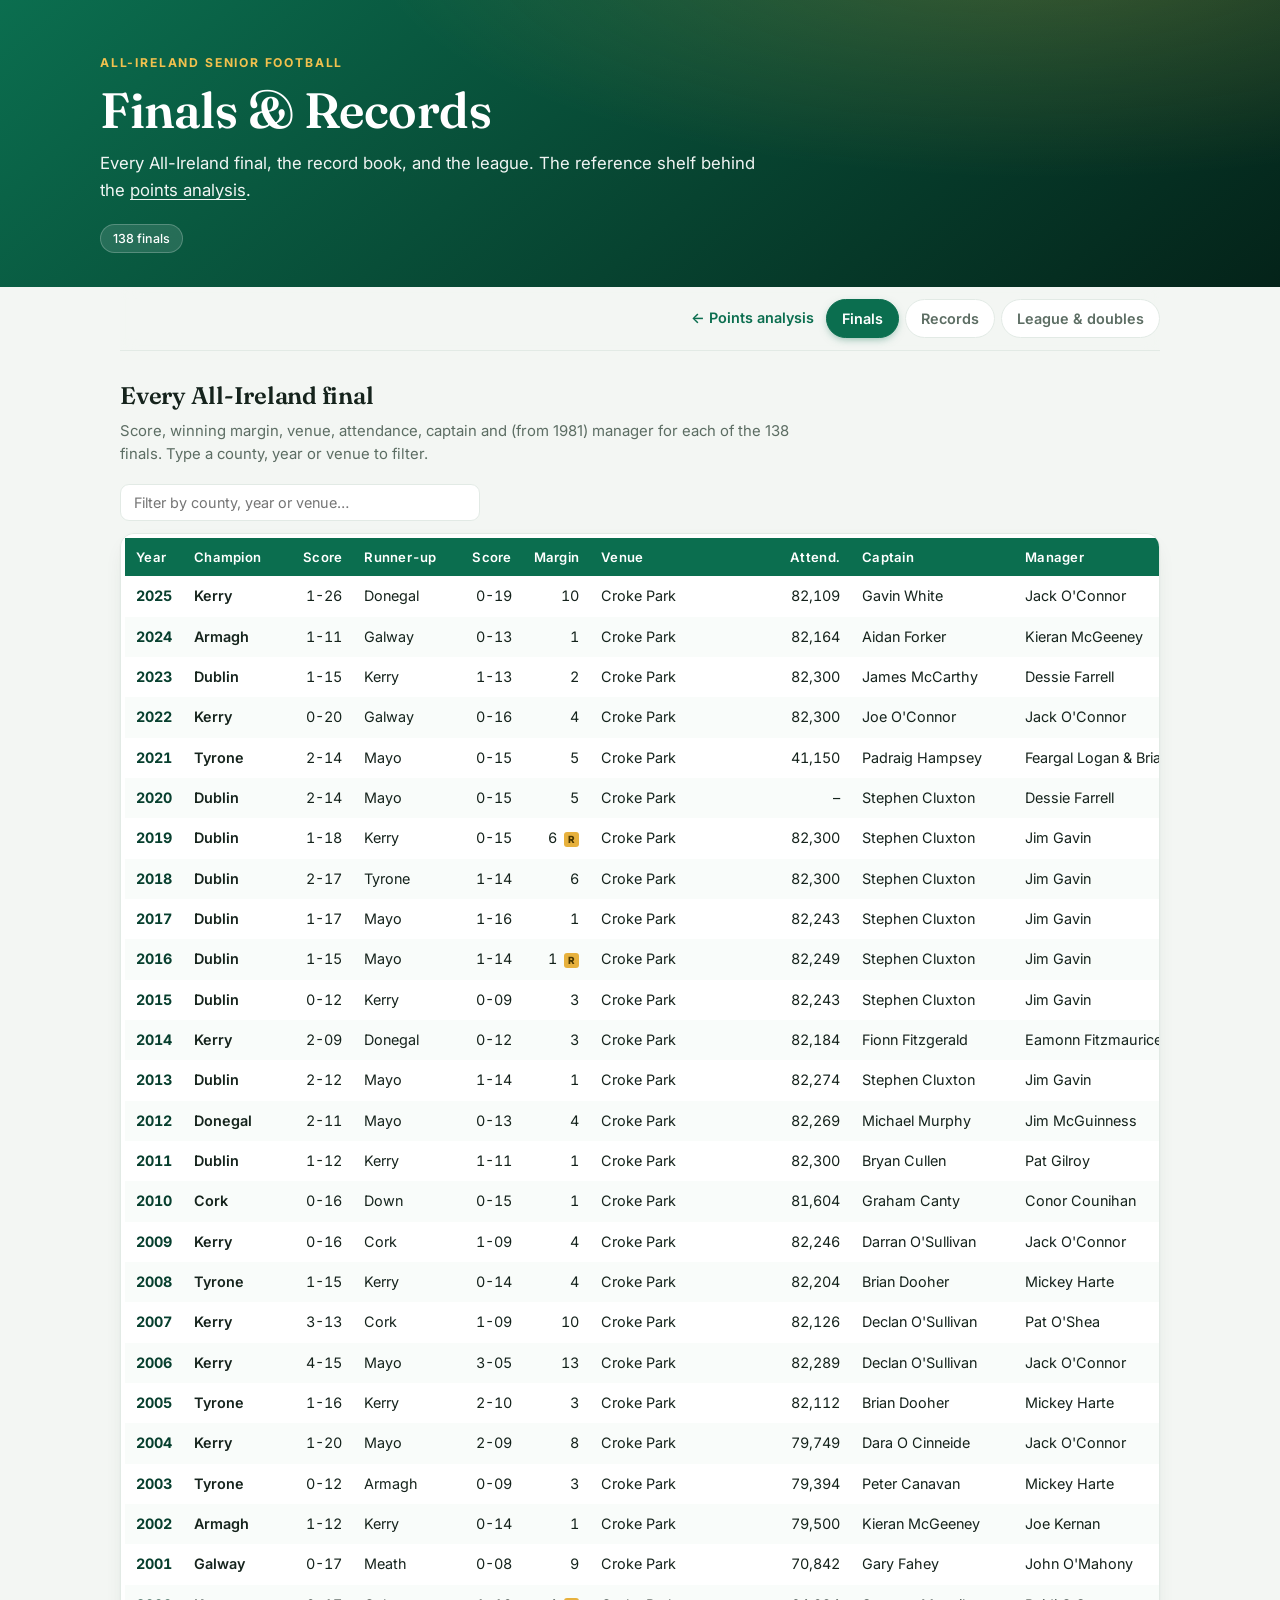
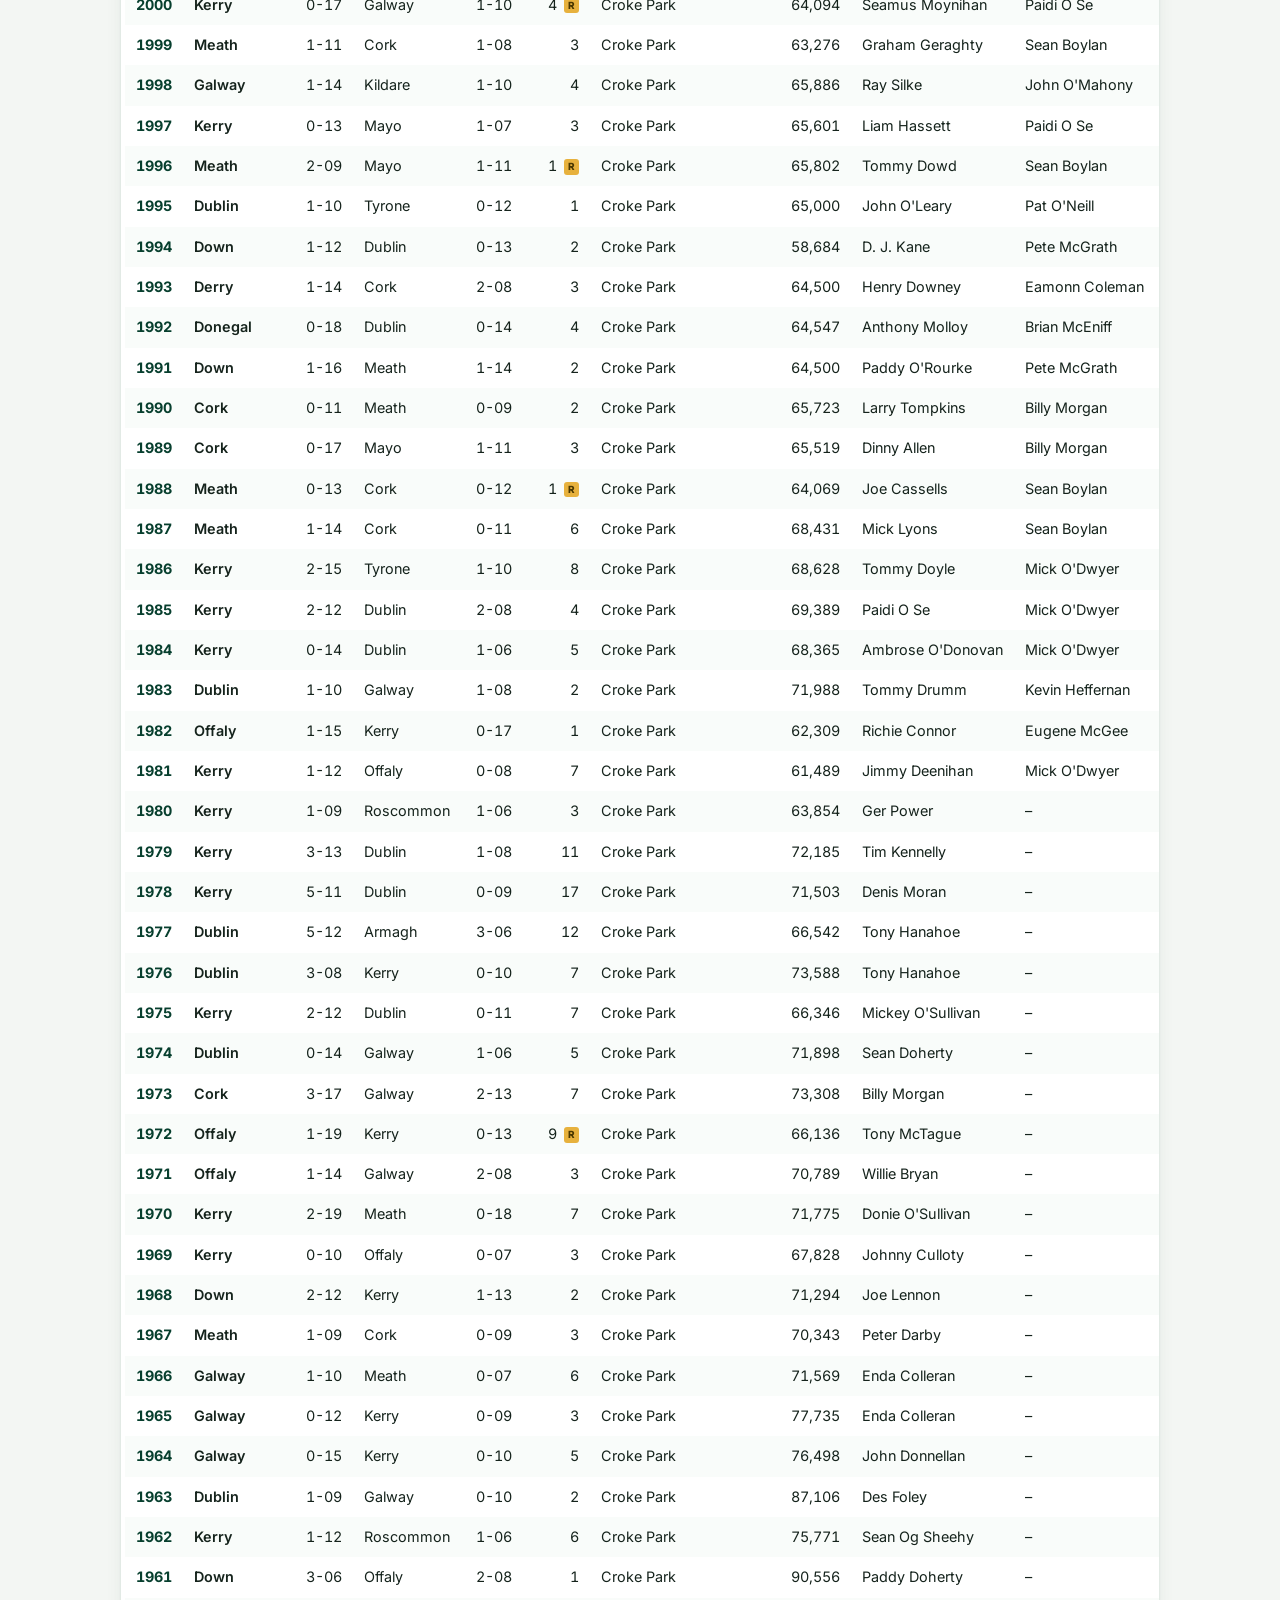
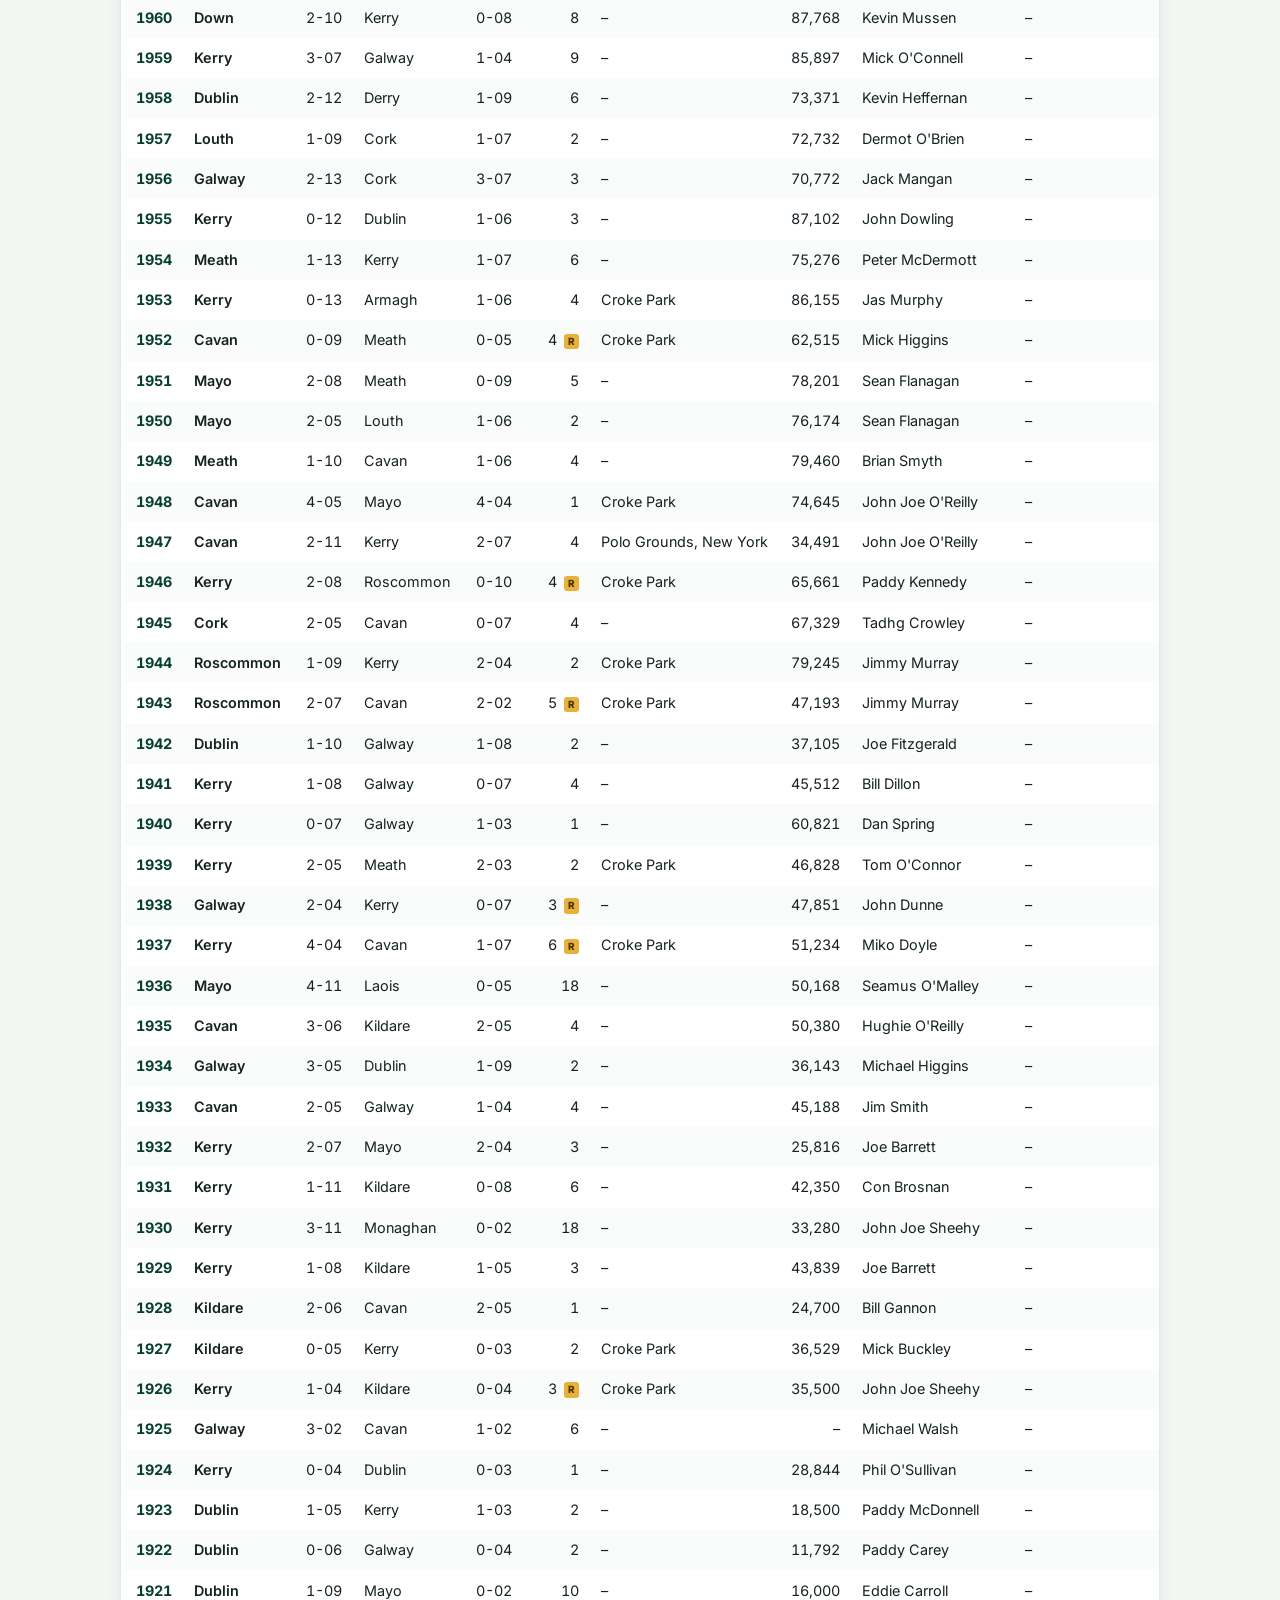
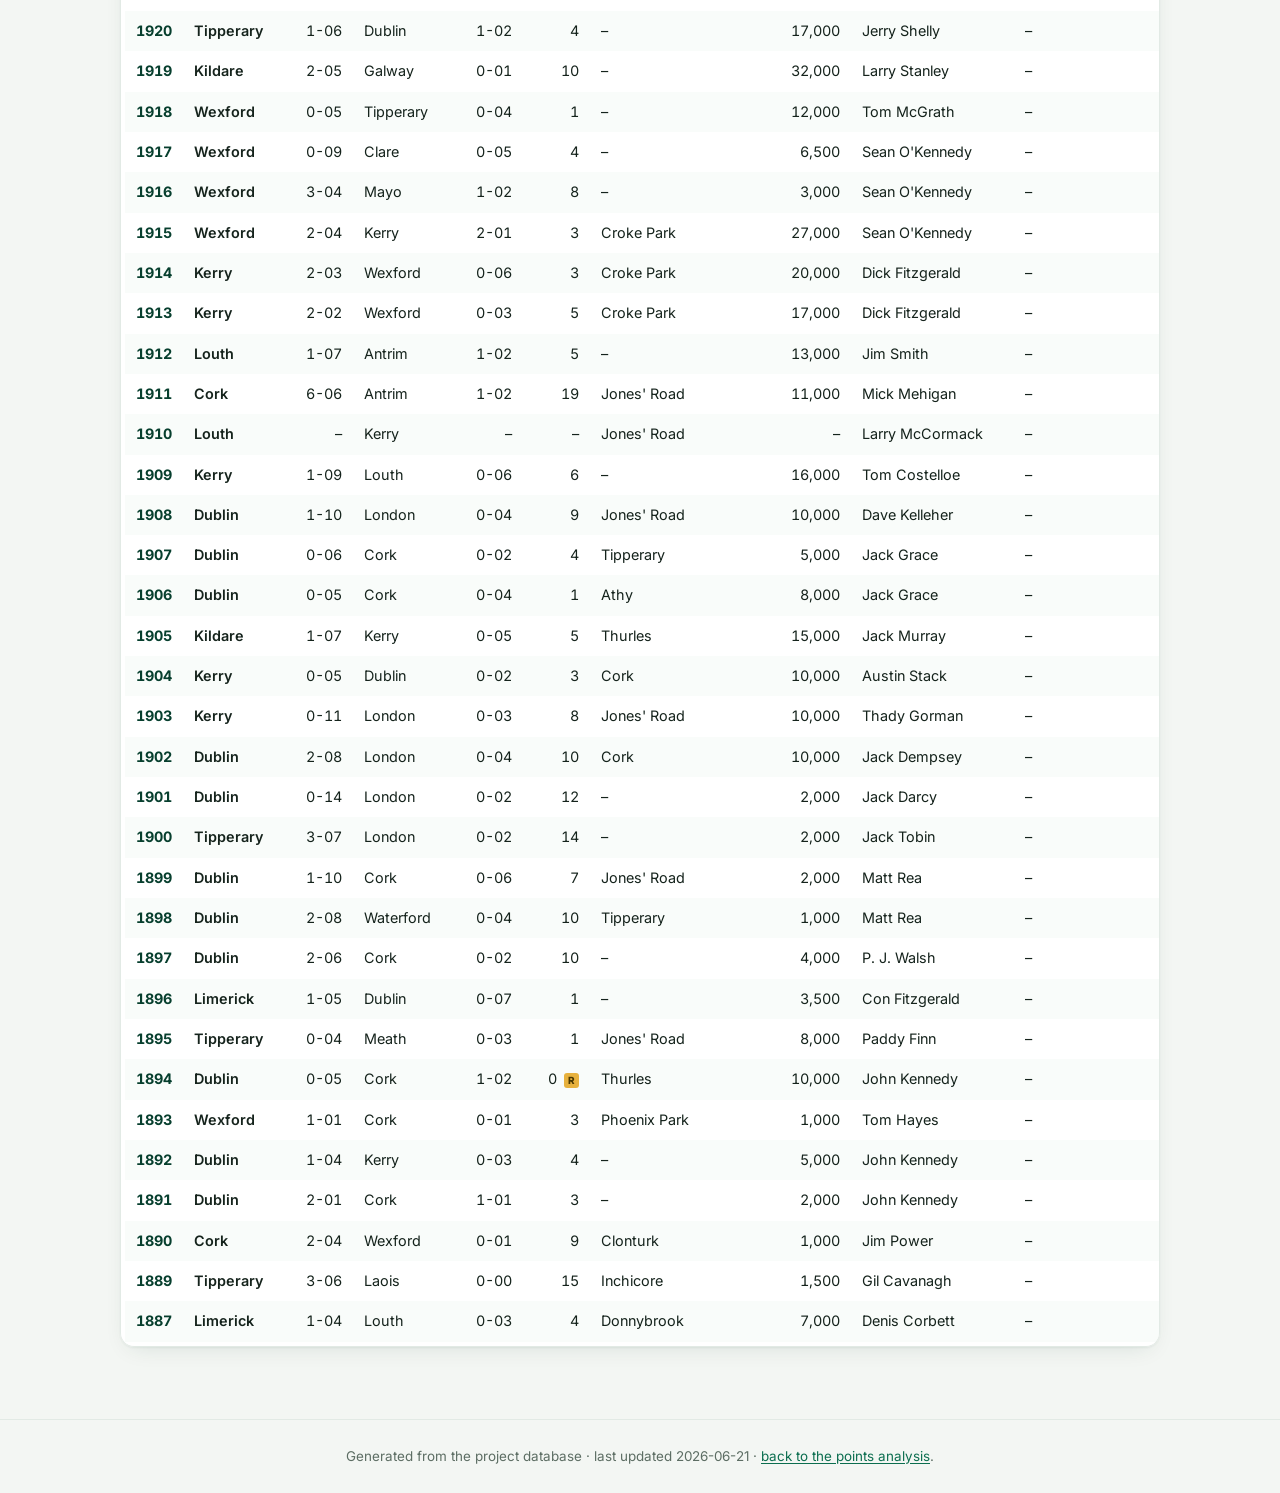
<file: docs/reference.html>
<!DOCTYPE html>
<html lang="en">
<head>
<meta charset="utf-8">
<meta name="viewport" content="width=device-width, initial-scale=1">
<title>Finals &amp; Records: GAA Football Championship (1887–2025)</title>
<meta name="description" content="The complete All-Ireland Senior Football final record (scores, venues, attendances, captains, managers), records, and National League doubles, 1887–2025.">
<link rel="icon" href="data:image/svg+xml,<svg xmlns='http://www.w3.org/2000/svg' viewBox='0 0 100 100'><rect width='100' height='100' rx='20' fill='%230b6e4f'/><text x='50' y='72' font-size='62' text-anchor='middle' fill='%23f2c14e' font-family='Georgia,serif' font-weight='700'>G</text></svg>">
<link rel="preconnect" href="https://fonts.googleapis.com">
<link rel="preconnect" href="https://fonts.gstatic.com" crossorigin>
<link href="https://fonts.googleapis.com/css2?family=Fraunces:opsz,wght@9..144,500;9..144,600;9..144,700&family=Inter:wght@400;500;600;700;800&display=swap" rel="stylesheet">
<link rel="stylesheet" href="style.css">
</head>
<body>
<header class="hero">
  <div class="hero-inner">
    <p class="eyebrow">All-Ireland Senior Football</p>
    <h1>Finals &amp; Records</h1>
    <p class="lede">Every All-Ireland final, the record book, and the league. The reference shelf
       behind the <a href="index.html">points analysis</a>.</p>
    <div class="tags"><span class="tag">138 finals</span></div>
  </div>
</header>

<main>
  <nav class="tabs">
    <a class="tab-link" href="index.html">← Points analysis</a>
    <button class="active" data-t="finals">Finals</button>
    <button data-t="records">Records</button>
    <button data-t="league">League &amp; doubles</button>
  </nav>

  <section class="panel active" id="finals">
    <h2>Every All-Ireland final</h2>
    <p class="sub">Score, winning margin, venue, attendance, captain and (from 1981) manager for
       each of the 138 finals. Type a county, year or venue to filter.</p>
    <input id="finals-filter" class="filter" placeholder="Filter by county, year or venue…">
    <div id="finals-table"></div>
  </section>

  <section class="panel" id="records">
    <h2>Records &amp; extremes</h2>
    <p class="sub">The biggest, tightest, highest-scoring finals and the largest crowds in the
       championship's history.</p>
    <div id="records-wrap"></div>
  </section>

  <section class="panel" id="league">
    <h2>National League &amp; the double</h2>
    <p class="sub">The other national competition. Win the top-division league and the All-Ireland in
       the <em>same</em> year and you've done the double, the rarest thing a season can hand you.</p>
    <div class="cards" id="league-stats"></div>
    <h3>League + Championship doubles</h3>
    <div id="doubles-table"></div>
    <h3>National League (Division 1) roll of honour</h3>
    <div id="league-table"></div>
  </section>
</main>

<footer>
  Generated from the project database · last updated <span id="updated"></span> ·
  <a href="index.html">back to the points analysis</a>.
</footer>

<script src="reference.js"></script>
</body>
</html>
</file>
<file: docs/style.css>
:root{
  --green:#0b6e4f; --green-dark:#073f2e; --green-deep:#042319;
  --gold:#e7b13d; --gold-soft:#f2c14e;
  --ink:#15231c; --paper:#f3f6f3; --card:#ffffff; --line:#e2eae5; --muted:#5c6d63;
  --t5:#0b6e4f; --t4:#2e8b66; --t3:#5aa886; --t2:#9cc7b3; --t1:#d6e7de; --t0:#f1f4f2;
  --maxw:1080px;
  --font-sans:'Inter',-apple-system,Segoe UI,Roboto,Helvetica,Arial,sans-serif;
  --font-display:'Fraunces','Iowan Old Style',Georgia,'Times New Roman',serif;
  --shadow:0 1px 2px rgba(8,60,44,.05),0 8px 24px -10px rgba(8,60,44,.14);
  --radius:14px;
}
*{box-sizing:border-box}
body{margin:0;font-family:var(--font-sans);color:var(--ink);background:var(--paper);
  line-height:1.55;-webkit-font-smoothing:antialiased}
a{color:var(--green);text-underline-offset:2px}

/* ---------- hero ---------- */
header.hero{position:relative;overflow:hidden;color:#fff;
  background:radial-gradient(1100px 380px at 82% -20%,rgba(231,177,61,.24),transparent 62%),
             linear-gradient(140deg,var(--green) 0%,var(--green-deep) 100%);
  padding:54px 20px 34px}
.hero-inner{max-width:var(--maxw);margin:0 auto;position:relative}
.eyebrow{margin:0 0 12px;font-size:.76rem;font-weight:700;letter-spacing:.15em;
  text-transform:uppercase;color:var(--gold-soft)}
.hero h1{margin:0 0 14px;font-family:var(--font-display);font-weight:600;
  font-size:clamp(2rem,4.6vw,3.1rem);line-height:1.04;letter-spacing:-.01em}
.hero h1 .years{font-weight:500;opacity:.78;font-variant-numeric:tabular-nums;white-space:nowrap}
.years-sub{margin:0 0 16px;font-family:var(--font-display);font-style:italic;font-weight:500;
  font-size:1.15rem;opacity:.82}
.lede{margin:0;max-width:62ch;font-size:1.05rem;opacity:.94;line-height:1.6}
.legend-head{margin:26px 0 0;font-size:.72rem;font-weight:700;letter-spacing:.12em;
  text-transform:uppercase;color:var(--gold-soft)}
.lede strong{color:#fff}
.hero a{color:#fff;text-decoration:underline;text-underline-offset:3px}
.tags{display:flex;flex-wrap:wrap;gap:8px;margin-top:20px}
.tag{display:inline-block;background:rgba(255,255,255,.12);border:1px solid rgba(255,255,255,.22);
  padding:4px 12px;border-radius:999px;font-size:.78rem;font-weight:500}

/* ---------- legend ---------- */
.legend{display:flex;flex-wrap:wrap;gap:7px;margin-top:9px}
.legend .chip{display:flex;align-items:center;gap:7px;background:rgba(255,255,255,.1);
  border-radius:8px;padding:5px 10px;font-size:.8rem}
.legend .dot{width:13px;height:13px;border-radius:3px;display:inline-block}
.legend .dot.gold{background:var(--gold-soft)}
.legend .chip.lg{background:rgba(231,177,61,.16)}
.legend .chip.sep{background:transparent;padding:5px 2px 5px 6px;font-size:.68rem;opacity:.72;
  text-transform:uppercase;letter-spacing:.08em;font-weight:600}
/* ---------- hero adjust-points (expanding) ---------- */
.hero-model{margin-top:18px;max-width:920px;border:1px solid rgba(255,255,255,.18);
  border-radius:12px;background:rgba(255,255,255,.06)}
.hero-model-summary{list-style:none;cursor:pointer;padding:14px 16px;border-radius:12px;
  transition:background .15s ease}
.hero-model-summary::-webkit-details-marker{display:none}
.hero-model-summary:hover{background:rgba(255,255,255,.05)}
.hero-model[open] .hero-model-summary{border-bottom:1px solid rgba(255,255,255,.16);
  border-radius:12px 12px 0 0}
.hero-model-head{display:flex;justify-content:space-between;gap:14px;align-items:flex-start}
.hero-model .legend-head{margin:0;color:var(--gold-soft)}
.hero-model-copy{margin:4px 0 0;max-width:60ch;color:rgba(255,255,255,.78);font-size:.86rem}
.hero-model-toggle{display:inline-flex;align-items:center;gap:8px;flex:none;
  border:1px solid rgba(255,255,255,.3);background:rgba(255,255,255,.12);color:#fff;
  border-radius:999px;padding:6px 13px;font-size:.82rem;font-weight:700;letter-spacing:.01em}
.hero-model-toggle .when-open{display:none}
.hero-model[open] .hero-model-toggle .when-open{display:inline}
.hero-model[open] .hero-model-toggle .when-closed{display:none}
.hero-model-toggle .chevron{width:8px;height:8px;border-right:2px solid currentColor;
  border-bottom:2px solid currentColor;transform:rotate(45deg);margin-top:-3px;
  transition:transform .2s ease}
.hero-model[open] .hero-model-toggle .chevron{transform:rotate(-135deg);margin-top:2px}
.hero-model-body{padding:16px}
.hero-model-foot{display:flex;flex-wrap:wrap;justify-content:space-between;align-items:center;
  gap:12px;margin-top:14px}
.hero-model-foot .model-summary{margin-top:0}
/* point-controls re-skinned for the dark hero */
.hero-model .control-group{border-color:rgba(255,255,255,.18);background:rgba(255,255,255,.07)}
.hero-model .control-group h3{color:var(--gold-soft)}
.hero-model .score-field label,.hero-model .toggle-field{color:rgba(255,255,255,.92)}
.hero-model .score-field input[type=number]{color:#fff;background:rgba(4,35,25,.36);
  border-color:rgba(255,255,255,.3)}
.hero-model .score-field input[type=number]:focus{border-color:var(--gold-soft);
  box-shadow:0 0 0 3px rgba(242,193,78,.18)}
.hero-model .toggle-field input{accent-color:var(--gold-soft)}

main{max-width:var(--maxw);margin:0 auto;padding:0 20px 72px}

/* ---------- nav ---------- */
nav.tabs{position:sticky;top:0;z-index:5;display:flex;gap:6px;flex-wrap:wrap;
  padding:12px 0;margin-bottom:26px;
  background:rgba(243,246,243,.86);backdrop-filter:blur(8px);
  border-bottom:1px solid var(--line)}
nav.tabs button{border:1px solid var(--line);background:var(--card);color:var(--muted);
  padding:8px 15px;border-radius:999px;cursor:pointer;font-size:.9rem;font-weight:600;
  font-family:inherit;transition:color .15s ease,border-color .15s ease,background .15s ease}
nav.tabs button:hover{color:var(--ink);border-color:#cdd9d1}
nav.tabs button.active{background:var(--green);color:#fff;border-color:var(--green);
  box-shadow:0 3px 10px -3px rgba(11,110,79,.55)}
nav.tabs .tab-link{margin-left:auto;align-self:center;color:var(--green);font-weight:600;
  font-size:.9rem;text-decoration:none;padding:8px 6px;white-space:nowrap}
nav.tabs .tab-link:hover{text-decoration:underline}

/* ---------- panels & headings ---------- */
section.panel{display:none;animation:fade .3s ease}
section.panel.active{display:block}
@keyframes fade{from{opacity:0;transform:translateY(6px)}to{opacity:1;transform:none}}
h2{font-family:var(--font-display);font-weight:600;font-size:1.5rem;margin:6px 0 6px;
  letter-spacing:-.01em}
h3{font-family:var(--font-display);font-weight:600}
.sub{color:var(--muted);margin:0 0 18px;font-size:.93rem;max-width:78ch}

/* ---------- cards & stats ---------- */
.cards{display:grid;grid-template-columns:repeat(auto-fit,minmax(160px,1fr));gap:14px;margin:20px 0}
.stat{background:var(--card);border:1px solid var(--line);border-radius:var(--radius);
  padding:16px 18px;box-shadow:var(--shadow);transition:transform .16s ease,box-shadow .16s ease}
.stat:hover{transform:translateY(-2px);box-shadow:0 1px 2px rgba(8,60,44,.05),0 14px 30px -12px rgba(8,60,44,.22)}
.stat .n{font-family:var(--font-display);font-size:1.95rem;font-weight:600;color:var(--green-dark);
  line-height:1;font-variant-numeric:tabular-nums}
.stat .k{color:var(--muted);font-size:.82rem;margin-top:6px}

/* ---------- scoring model ---------- */
.model-card{background:var(--card);border:1px solid var(--line);border-radius:8px;
  padding:18px;margin:22px 0 26px;box-shadow:var(--shadow)}
.model-head{display:flex;justify-content:space-between;gap:16px;align-items:flex-start;margin-bottom:12px}
.model-head h2{margin-top:0}
.reset-btn{border:1px solid var(--line);background:#f8fbf9;color:var(--green-dark);
  border-radius:8px;padding:8px 12px;font:inherit;font-size:.84rem;font-weight:700;cursor:pointer;
  white-space:nowrap}
.reset-btn:hover{border-color:#bed2c7;background:#eef6f1}
.hero-reset{border-color:rgba(255,255,255,.28);background:rgba(255,255,255,.12);color:#fff}
.hero-reset:hover{border-color:rgba(255,255,255,.45);background:rgba(255,255,255,.18)}
.point-controls{display:grid;grid-template-columns:repeat(auto-fit,minmax(220px,1fr));gap:14px}
.control-group{border:1px solid var(--line);border-radius:8px;padding:12px;background:#fbfdfb}
.control-group h3{margin:0 0 10px;font-family:var(--font-sans);font-size:.78rem;
  text-transform:uppercase;letter-spacing:.08em;color:var(--muted)}
.score-field{display:grid;grid-template-columns:minmax(0,1fr) 72px;gap:10px;align-items:center;
  margin:7px 0}
.score-field label{font-size:.86rem;color:#2c3a33;line-height:1.25}
.score-field input[type=number]{width:72px;border:1px solid var(--line);border-radius:7px;
  padding:6px 8px;text-align:right;font:inherit;font-variant-numeric:tabular-nums;color:var(--ink);
  background:#fff}
.score-field input[type=number]:focus{outline:none;border-color:var(--green);
  box-shadow:0 0 0 3px rgba(11,110,79,.12)}
.toggle-field{display:flex;align-items:flex-start;gap:9px;margin:9px 0;color:#2c3a33;font-size:.86rem}
.toggle-field input{margin-top:3px;accent-color:var(--green)}
.model-summary{display:flex;flex-wrap:wrap;gap:8px;margin-top:14px;color:var(--muted);font-size:.84rem}
.model-pill{border:1px solid var(--line);background:#f8fbf9;border-radius:8px;padding:5px 9px}
.model-pill.changed{border-color:#e8c46b;background:#fff8e4;color:#5d4300}
.hero-model .model-summary{margin-top:10px;color:rgba(255,255,255,.78)}
.hero-model .model-pill{border-color:rgba(255,255,255,.18);background:rgba(255,255,255,.1);color:#fff}
.hero-model .model-pill.changed{border-color:rgba(242,193,78,.6);background:rgba(242,193,78,.18);
  color:#fff7db}

/* ---------- tables ---------- */
.card{background:var(--card);border:1px solid var(--line);border-radius:var(--radius);
  padding:4px;overflow:auto;box-shadow:var(--shadow)}
table{border-collapse:collapse;width:100%;font-size:.9rem}
th,td{padding:9px 11px;text-align:right;white-space:nowrap;font-variant-numeric:tabular-nums}
th:first-child,td:first-child,th.l,td.l{text-align:left}
thead th{position:sticky;top:0;background:var(--green);color:#fff;cursor:pointer;
  user-select:none;font-weight:600;font-size:.82rem;letter-spacing:.02em}
thead th.static{cursor:default}
thead th .arr{opacity:.6;font-size:.7rem}
tbody tr{transition:background .12s ease}
tbody tr:nth-child(even){background:#f9fcfa}
tbody tr:hover{background:#ecf6f0}
td.rank{color:var(--muted)}
td.county{font-weight:600}
td.total{font-weight:700;color:var(--green-dark)}
td.num{font-weight:700;color:var(--green-dark)}

/* ---------- year-by-year matrix ---------- */
.matrix td,.matrix th{padding:5px 6px;font-size:.78rem;text-align:center}
.matrix td.county,.matrix th.county{text-align:left;position:sticky;left:0;background:var(--card);
  font-weight:600;z-index:1;min-width:92px;max-width:92px}
.matrix thead th.county{background:var(--green);z-index:2}
.matrix td.seltot,.matrix th.seltot{text-align:right;font-weight:700;color:var(--green-dark);
  position:sticky;left:92px;background:var(--card);padding-right:10px;z-index:1}
.matrix thead th.seltot{background:var(--green);color:#fff;z-index:2}
.cell{display:inline-block;width:100%;border-radius:3px;padding:3px 0}
.matrix .cell{transition:background .3s ease,color .3s ease}
.matrix tbody tr{will-change:transform}

/* ---------- decade controls ---------- */
.decades{margin-bottom:14px}
.dec-row{display:flex;flex-wrap:wrap;gap:7px;align-items:center;margin-bottom:7px}
.decades button.dec{border:1px solid var(--line);background:var(--card);color:var(--muted);
  padding:5px 12px;border-radius:999px;cursor:pointer;font-size:.82rem;font-weight:600;
  font-family:inherit;transition:color .15s ease,background .15s ease,border-color .15s ease}
.decades button.dec:hover{color:var(--ink)}
.decades button.dec.active{background:var(--green);color:#fff;border-color:var(--green)}
.decades button.dec.toggle{border-color:var(--gold)}
.decades button.dec.toggle.active{background:var(--gold);color:#4a3700;border-color:var(--gold)}
.decades .hint{color:var(--muted);font-size:.8rem}

/* ---------- chart, prose, notes, misc ---------- */
.chart-wrap{background:var(--card);border:1px solid var(--line);border-radius:var(--radius);
  padding:18px;margin-top:8px;box-shadow:var(--shadow)}
.prose{max-width:74ch}
.prose p,.prose li{color:#2c3a33}
.prose h3{margin:24px 0 8px;font-size:1.15rem}
.prose code{background:#eef3f0;padding:1px 6px;border-radius:5px;font-size:.85em;
  font-family:ui-monospace,SFMono-Regular,Menlo,monospace}
.prose table{font-size:.88rem;margin:12px 0}
.prose td,.prose th{border:1px solid var(--line);text-align:left}
.note{background:linear-gradient(0deg,#fffaed,#fffdf7);border:1px solid #f0dca0;
  border-left:3px solid var(--gold);border-radius:10px;padding:13px 16px;font-size:.9rem;margin:16px 0}
.note strong{color:var(--green-dark)}
.filter{width:100%;max-width:360px;padding:9px 13px;border:1px solid var(--line);border-radius:9px;
  font-size:.9rem;margin-bottom:12px;background:var(--card);color:var(--ink);font-family:inherit}
.filter:focus{outline:none;border-color:var(--green);box-shadow:0 0 0 3px rgba(11,110,79,.12)}
.rep{display:inline-block;background:var(--gold);color:#4a3700;font-size:.62rem;font-weight:800;
  border-radius:3px;padding:0 4px;margin-left:3px;vertical-align:middle}
.rec-grid{display:grid;grid-template-columns:repeat(auto-fit,minmax(330px,1fr));gap:14px}
.rec h3{margin:6px 8px 8px;font-size:1.05rem;color:var(--green-dark)}
#league h3{margin:24px 0 8px;font-size:1.1rem}

footer{border-top:1px solid var(--line);padding:26px 20px;color:var(--muted);
  font-size:.84rem;text-align:center}

@media(max-width:560px){
  header.hero{padding:38px 18px 26px}
  .lede{font-size:.98rem}
  .hero-model-head{display:block}
  .hero-reset{margin-top:10px}
  .model-head{display:block}
  .reset-btn{margin-bottom:12px}
  th,td{padding:7px 8px}
  .cards{grid-template-columns:repeat(auto-fit,minmax(140px,1fr))}
}
@media(prefers-reduced-motion:reduce){
  *{animation-duration:.001ms!important;transition-duration:.001ms!important}
}
</file>
